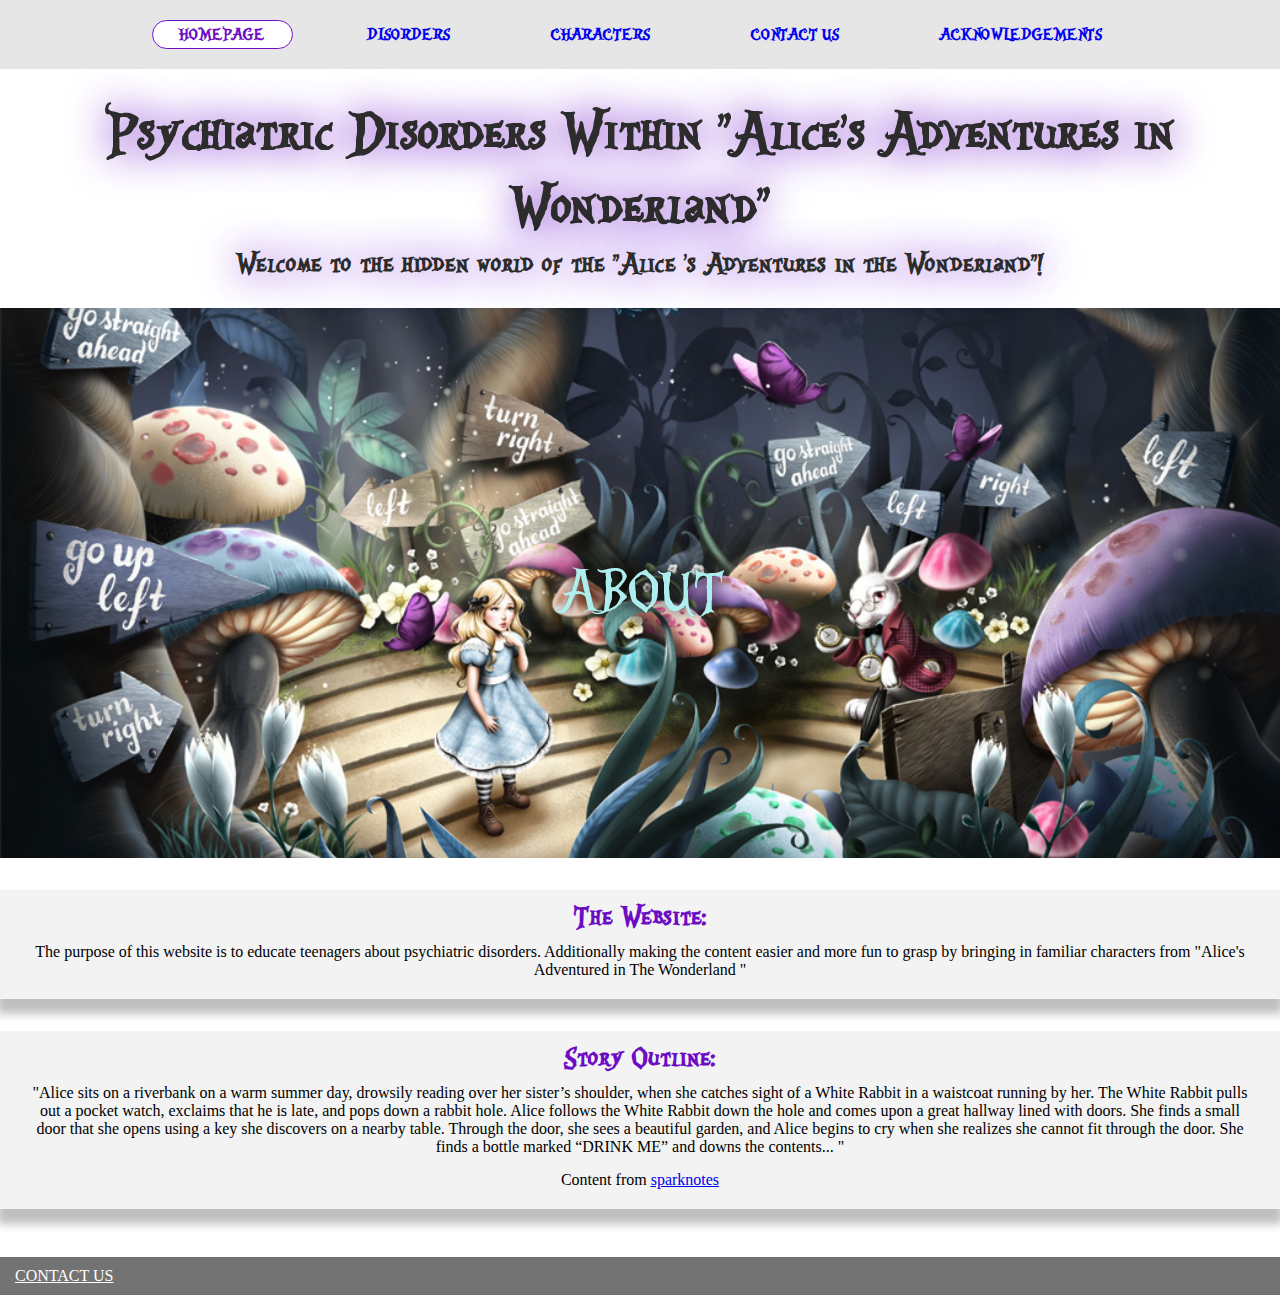
<file: website/index.html>
<!doctype html>
<html lang="en">

<head>
    <meta charset="utf-8">
    <title>Homepage</title>
    <link rel="stylesheet" href="css/style.css">
</head>
<script src="js/script.js"></script>
<script src="js/jquery-3.4.1.js"></script>

<body>

    <nav id="navigation_bar">
        <ul class="current">
            <a href="index.html">Homepage</a>
        </ul>
        <ul>
            <a href="disorders.html">Disorders</a>
        </ul>
        <ul>
            <a href="characters.html">Characters</a>
        </ul>
        <ul>
            <a href="contact_us.html">Contact Us</a>
        </ul>
        <ul>
            <a href="acknowledgements.html">Acknowledgements</a>
        </ul>
    </nav>

    <header id="header">

        <h1>Psychiatric Disorders Within "Alice's Adventures in Wonderland"</h1>

        <p>Welcome to the hidden world of the "Alice 's Adventures in the Wonderland"!</p>
    </header>

    <div class="cover_photo">
        <a>About</a>
    </div>

    <section class="section">

        <h2>The Website:</h2>
        <p>The purpose of this website is to educate teenagers about psychiatric disorders. Additionally making the content easier and more fun to grasp by bringing in familiar characters from "Alice's Adventured in The Wonderland "
        </p>

    </section>

    <article class="article">

        <h3>Story Outline:</h3>
        <p>"Alice sits on a riverbank on a warm summer day, drowsily reading over her sister’s shoulder, when she catches sight of a White Rabbit in a waistcoat running by her. The White Rabbit pulls out a pocket watch, exclaims that he is late, and pops
            down a rabbit hole. Alice follows the White Rabbit down the hole and comes upon a great hallway lined with doors. She finds a small door that she opens using a key she discovers on a nearby table. Through the door, she sees a beautiful garden,
            and Alice begins to cry when she realizes she cannot fit through the door. She finds a bottle marked “DRINK ME” and downs the contents... "
            <p>
                Content from <a href="https://www.sparknotes.com/lit/alice/summary/ " target="_blank ">sparknotes</a>
            </p>
        </p>

    </article>


    <footer id="page-footer">
        <ul>
            <li class="footer">
                <a href="contact_us.html">Contact Us</a>
            </li>
        </ul>
    </footer>
    <script src="js/script.js"></script>
</body>

</html>
</file>
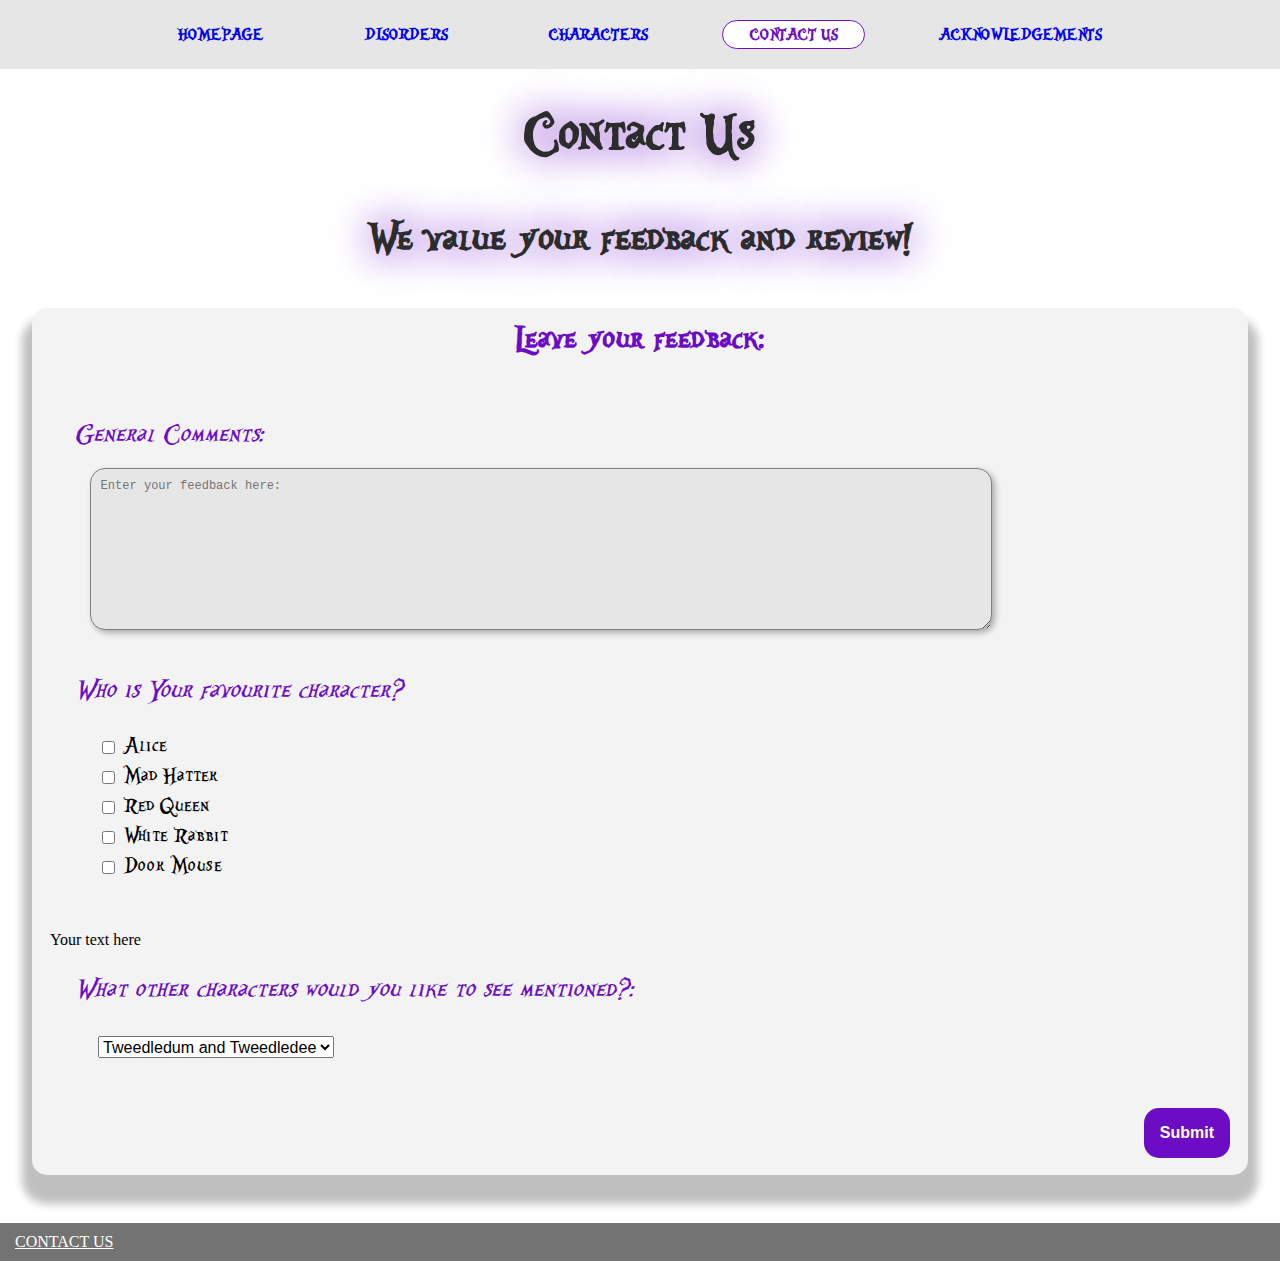
<file: website/contact_us.html>
<!doctype html>
<html lang="en">

<head>
    <meta charset="utf-8">
    <title>Contact Us</title>
    <link rel="stylesheet" href="css/style.css">
</head>
<script src="js/script.js"></script>
<script src="js/jquery-3.4.1.js"></script>

<body>


    <nav id="navigation_bar">
        <ul>
            <a href="index.html">Homepage</a>
        </ul>
        <ul>
            <a href="disorders.html">Disorders</a>
        </ul>
        <ul>
            <a href="characters.html">Characters</a>
        </ul>
        <ul class="current">
            <a href="contact_us.html">Contact Us</a>
        </ul>
        <ul>
            <a href="acknowledgements.html">Acknowledgements</a>
        </ul>
    </nav>


    <header id="header">
        <h1>Contact Us</h1>
        <figure id="logo">
            <!--<img src="images/alice_large.png" alt="Alice">-->
        </figure>
        <h2>We value your feedback and review!</h2>
    </header>

    <section id="form">
        <section id="layout">

            <h2>Leave your feedback:</h2>
            <fieldset>
                <div class="form-item">
                    <label for="comments">General Comments:</label>
                    <div class="comments">
                        <textarea id="comments" name="comments " rows="10 " placeholder="Enter your feedback here:"></textarea>
                    </div>
                </div>

                <div class="form-item">
                    <label>Who is Your favourite character?</label>
                    <div class="form-element">
                        <label for="form_favourite_alice">
                        <input type="checkbox" id="favourite_alice" name="favourite[]"> Alice
                </label>
                        <label for="form_favourite_hatter">
                        <input type="checkbox" id="favourite_hatter" name="favourite[]"> Mad Hatter
                </label>
                        <label for="form_favourite_red_queen">
                        <input type="checkbox" id="favourite_red_queen" name="favourite[]"> Red Queen
                </label>
                        <label for="form_favourite_rabbit">
                    <input type="checkbox" id="favourite_rabbit" name="favourite[]"> White Rabbit
                </label>
                        <label for="form_favourite_mouse">
                    <input type="checkbox" id="favourite_mouse" name="favourite[]"> Door Mouse
                </label>
                    </div>
                </div>
                Your text here
                <div class="form-item">
                    <label for="form-state">What other characters would you like to see mentioned?:</label>
                    <div class="form-element">
                        <select name="" class="select_name">
                                <option>Tweedledum and Tweedledee</option>
                                <option>White King</option>
                                <option>Caterpillar</option>
                                <option>Mock Turtle</option>
                                <option>Dodo</option>
                    </select>
                    </div>
                </div>
                <button type="submit" href="contact_us.html">Submit</button>
            </fieldset>
        </section>
    </section>

    <footer id="page-footer">
        <ul>
            <li class="footer">
                <a href="contact_us.html">Contact Us</a>
            </li>
        </ul>
    </footer>
    <script src="js/script.js"></script>
</body>

</html>
</file>
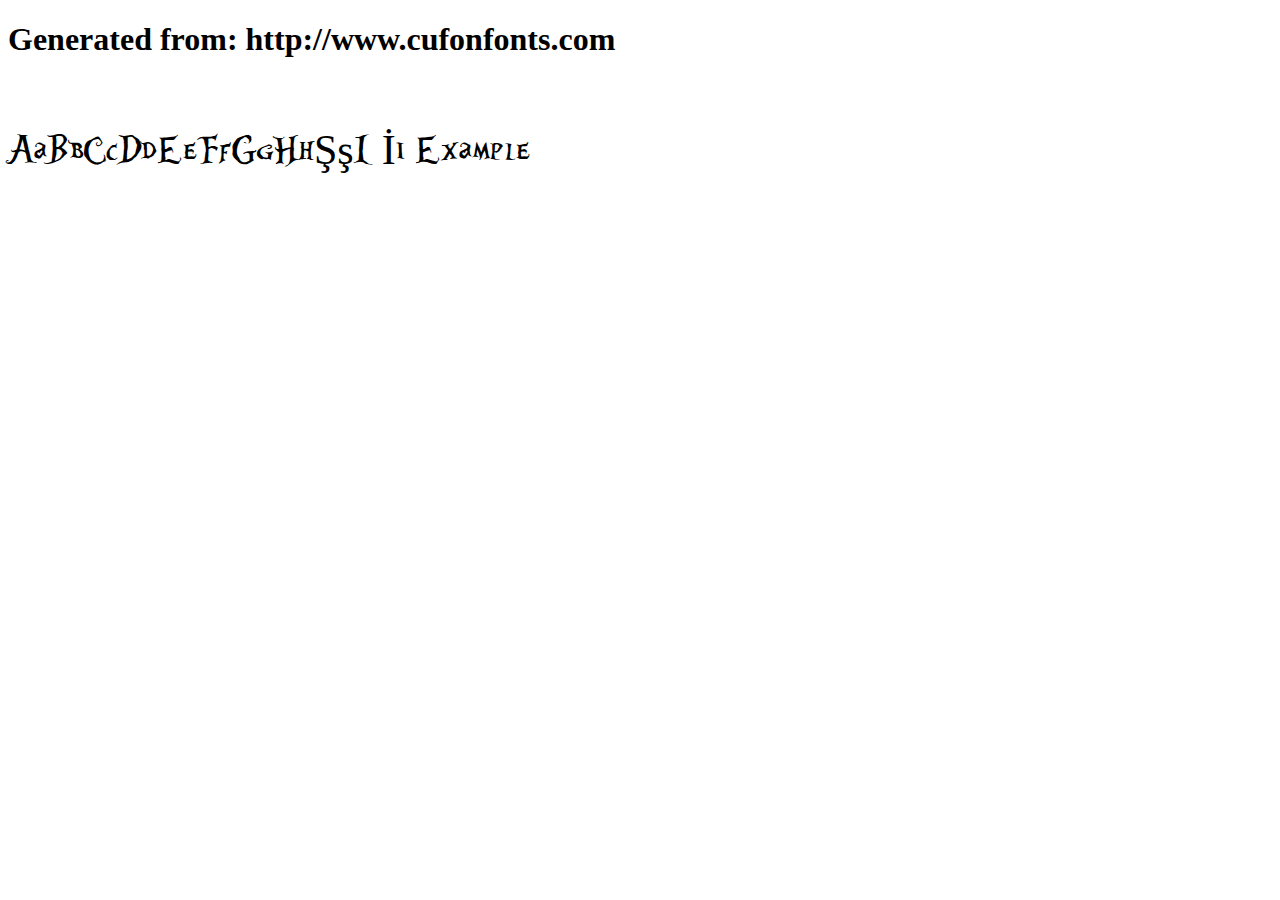
<file: website/alice-in-wonderland-cufonfonts-webfont/example.html>
<!DOCTYPE html>
<html xmlns="http://www.w3.org/1999/xhtml">

<head>
    <meta http-equiv="Content-Type" content="text/html; charset=utf-8" />
    <link rel="stylesheet" type="text/css" href="style.css" />
</head>

<body>

    <h1>Generated from: http://www.cufonfonts.com</h1><br/>
    <h1 style="font-family:'Alice in Wonderland';font-weight:normal;font-size:42px">AaBbCcDdEeFfGgHhŞşIıİi Example</h1>


</body>

</html>
</file>
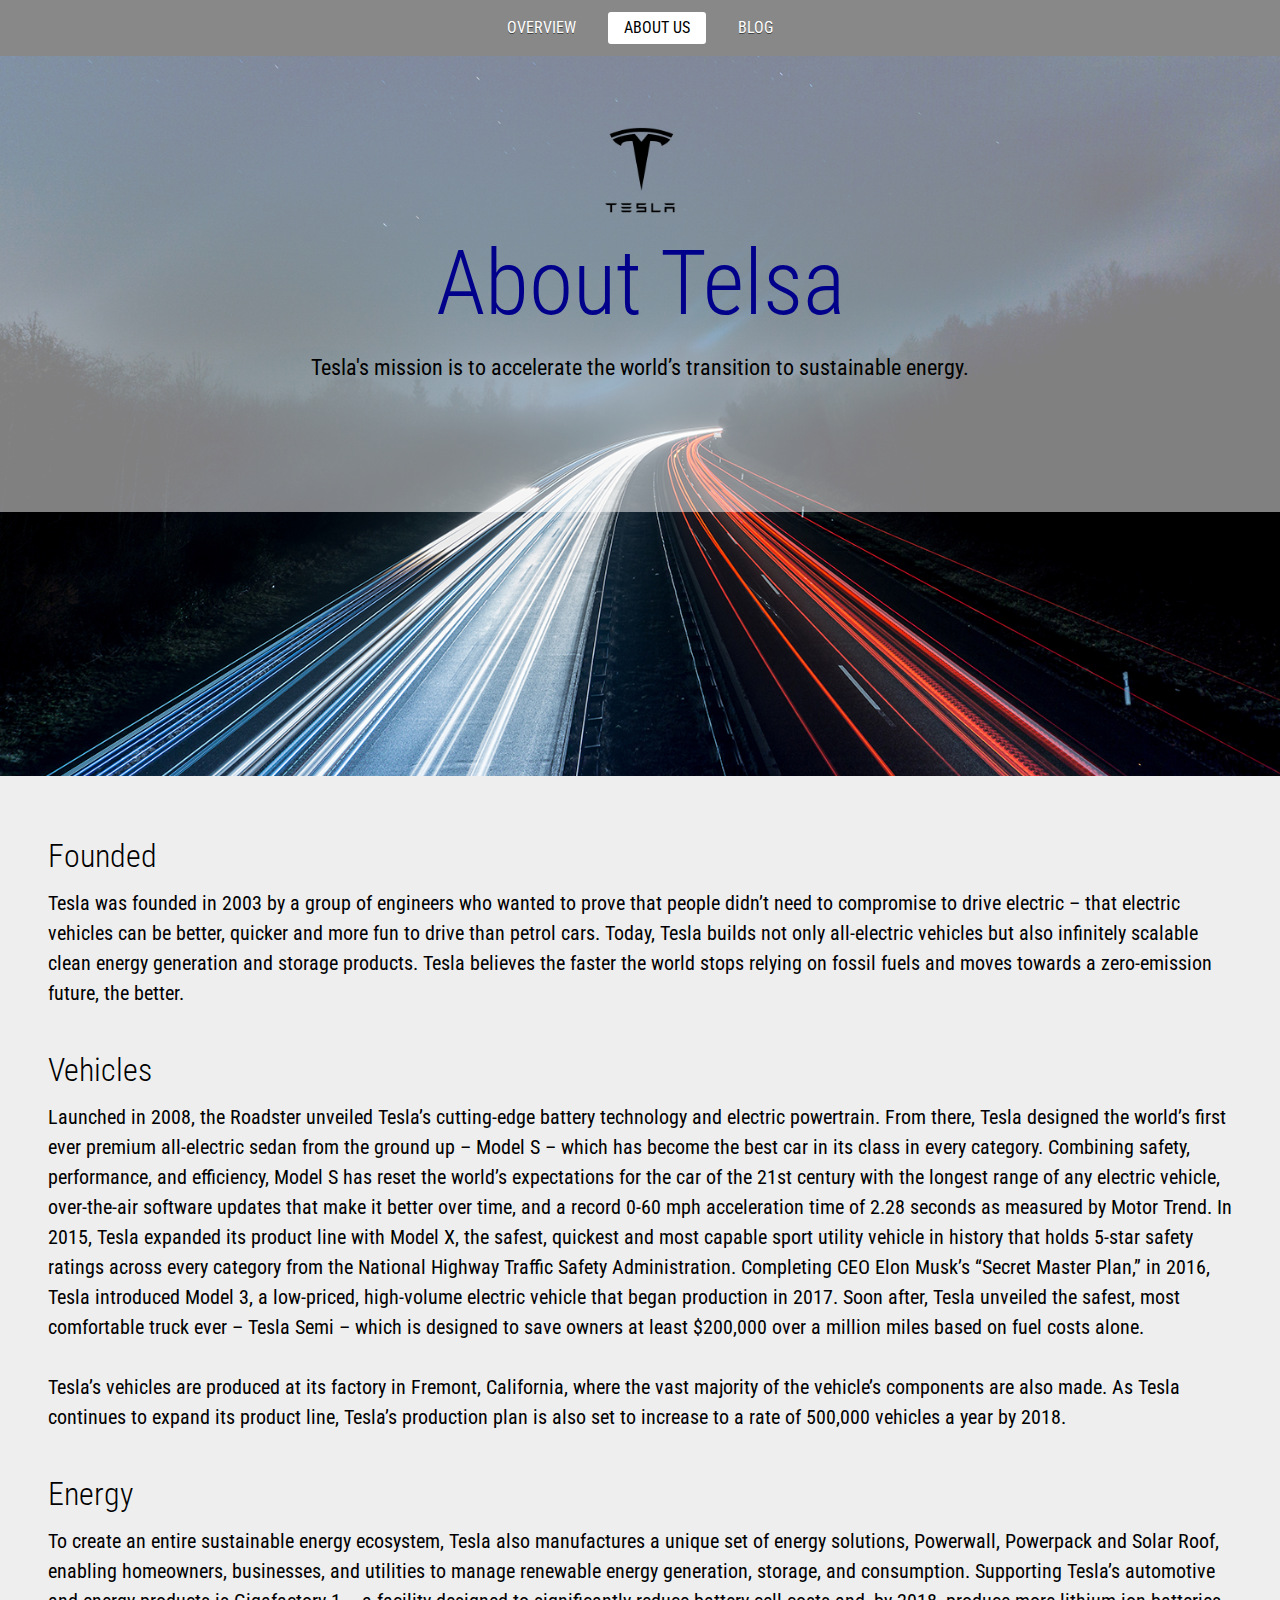
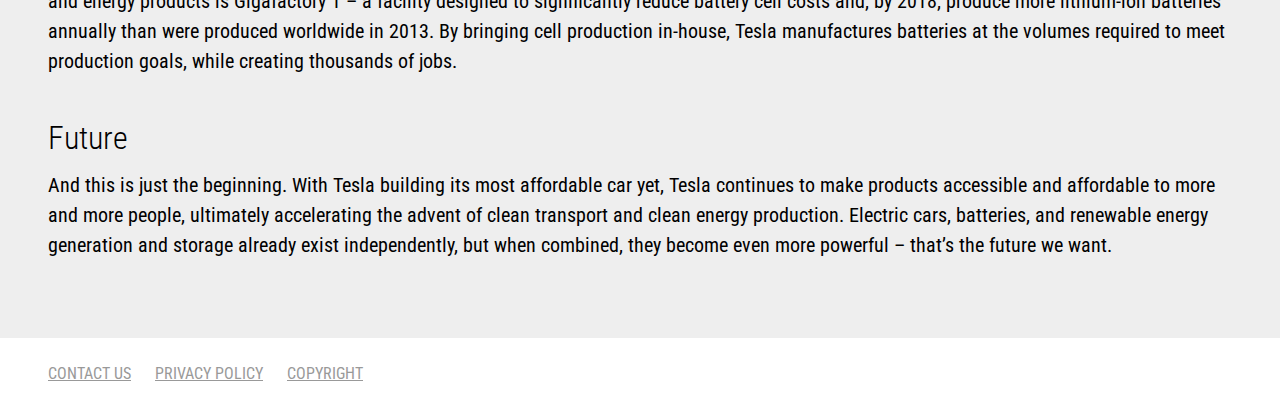
<file: website/Exercise Solution-3/about.html>
<!doctype html>
<html lang="en">

<head>
    <meta charset="utf-8">
    <title>Telsa Model S | About Us</title>
    <link href="https://fonts.googleapis.com/css?family=Roboto+Condensed:300,400,700" rel="stylesheet">
    <link rel="stylesheet" href="style.css">
</head>

<body class="page-about-us">

    <nav id="main-menu">

        <ul>
            <li>
                <a href="index.html">Overview</a>
            </li>
            <li class="current">
                <a href="about.html">About Us</a>
            </li>
            <li>
                <a href="https://www.tesla.com/en_AU/blog" target="_blank">Blog</a>
            </li>
        </ul>

    </nav>

    <header id="page-header">

        <section class="banner-title">

            <figure id="logo">
                <img src="images/logo.png" alt="Tesla logo">
            </figure>

            <h1>About Telsa</h1>

            <p>Tesla's mission is to accelerate the world’s transition to sustainable energy.</p>

        </section>

    </header>

    <article id="main-content">

        <h2>Founded</h2>

        <p>Tesla was founded in 2003 by a group of engineers who wanted to prove that people didn’t need to compromise to drive electric – that electric vehicles can be better, quicker and more fun to drive than petrol cars. Today, Tesla builds not only
            all-electric vehicles but also infinitely scalable clean energy generation and storage products. Tesla believes the faster the world stops relying on fossil fuels and moves towards a zero-emission future, the better.</p>

        <h2>Vehicles</h2>

        <p>Launched in 2008, the Roadster unveiled Tesla’s cutting-edge battery technology and electric powertrain. From there, Tesla designed the world’s first ever premium all-electric sedan from the ground up – Model S – which has become the best car
            in its class in every category. Combining safety, performance, and efficiency, Model S has reset the world’s expectations for the car of the 21st century with the longest range of any electric vehicle, over-the-air software updates that make
            it better over time, and a record 0-60 mph acceleration time of 2.28 seconds as measured by Motor Trend. In 2015, Tesla expanded its product line with Model X, the safest, quickest and most capable sport utility vehicle in history that holds
            5-star safety ratings across every category from the National Highway Traffic Safety Administration. Completing CEO Elon Musk’s “Secret Master Plan,” in 2016, Tesla introduced Model 3, a low-priced, high-volume electric vehicle that began
            production in 2017. Soon after, Tesla unveiled the safest, most comfortable truck ever – Tesla Semi – which is designed to save owners at least $200,000 over a million miles based on fuel costs alone.</p>

        <p>Tesla’s vehicles are produced at its factory in Fremont, California, where the vast majority of the vehicle’s components are also made. As Tesla continues to expand its product line, Tesla’s production plan is also set to increase to a rate of
            500,000 vehicles a year by 2018.</p>

        <h2>Energy</h2>

        <p>To create an entire sustainable energy ecosystem, Tesla also manufactures a unique set of energy solutions, Powerwall, Powerpack and Solar Roof, enabling homeowners, businesses, and utilities to manage renewable energy generation, storage, and
            consumption. Supporting Tesla’s automotive and energy products is Gigafactory 1 – a facility designed to significantly reduce battery cell costs and, by 2018, produce more lithium-ion batteries annually than were produced worldwide in 2013.
            By bringing cell production in-house, Tesla manufactures batteries at the volumes required to meet production goals, while creating thousands of jobs.</p>

        <h2>Future</h2>

        <p>And this is just the beginning. With Tesla building its most affordable car yet, Tesla continues to make products accessible and affordable to more and more people, ultimately accelerating the advent of clean transport and clean energy production.
            Electric cars, batteries, and renewable energy generation and storage already exist independently, but when combined, they become even more powerful – that’s the future we want.</p>

    </article>

    <footer id="page-footer">

        <nav id="secondary-menu">
            <ul>
                <li>
                    <a href="contact-us.html">Contact Us</a>
                </li>
                <li>
                    <a href="privacy-policy.html">Privacy Policy</a>
                </li>
                <li>
                    <a href="copyright.html">Copyright</a>
                </li>
            </ul>
        </nav>

    </footer>

</body>

</html>
</file>
<file: website/css/style.css>
* {
    padding: 0;
}

body {
    background-color: white;
    margin: 0px;
}

@font-face {
    font-family: 'Alice in Wonderland';
    font-style: normal;
    font-weight: normal;
    src: local('Alice in Wonderland'), url('../alice-in-wonderland-cufonfonts-webfont/Alice_in_Wonderland_3.woff') format('woff');
}

@media {
    min-width: 979px;
}

li {
    list-style-type: none;
}

h1 {
    margin: 0;
}

p {
    margin: 0;
}

#navigation_bar {
    background-color: rgb(230, 230, 230);
    color: rgb(108, 13, 197);
    display: flex;
    justify-content: center;
    width: 100%;
    margin: 0;
    padding: 0;
}

nav {
    margin: 0;
    padding: 0;
}

#navigation_bar ul {
    margin: 1.5em;
    list-style: none;
}

#navigation_bar a {
    font-family: 'Alice in Wonderland';
    font-size: 110%;
    text-decoration: none;
    padding: 0.2em 1.5em;
    text-transform: uppercase;
    border-radius: 1em;
    font-weight: bold;
}

#navigation_bar ul.current a {
    background: white;
    border: solid 1px rgb(108, 13, 197);
    color: rgb(108, 13, 197);
}

#header {
    font-family: 'Alice in Wonderland';
    text-align: center;
    font-size: 200%;
    background-color: white;
    color: rgb(44, 44, 44);
    display: block;
    margin: 10px;
    margin-inline-start: 0px;
    margin-inline-end: 0px;
    padding-top: 20px;
    font-weight: bold;
    text-shadow: 0 0 40px rgb(108, 13, 197);
}

.section {
    background-color: rgb(243, 243, 243);
    padding: 0px 1em 5px 1em;
    text-align: center;
    box-shadow: rgba(0, 0, 0, 0.25) 0px 12px 9px 3px;
    margin-block-start: 1em;
}

.section h2 {
    color: rgb(108, 13, 197);
    font-size: 200%;
    font-family: 'Alice in Wonderland';
    margin-top: 35px;
    padding-top: 10px;
    padding-bottom: 0px;
    margin-block-start: 1em;
    margin-block-end: -9px;
}

.section p {
    margin: 15px;
}

.disorders_photo {
    background-image: url("../images/disorders.jpg");
    background-size: cover;
    background-repeat: no-repeat;
    overflow: auto;
    min-height: 400px;
    background-position: 50% 0%;
    width: 100%;
    background-size: 70%;
    text-align: center;
}

.cover_photo {
    font-family: 'Alice in Wonderland';
    background-image: url("../images/forest.jpg");
    background-size: cover;
    background-position: 60% 80%;
    background-repeat: no-repeat;
    overflow: auto;
    text-align: center;
    min-width: 500px;
    height: 550px;
    width: 100%;
    margin-top: 1.5em;
}

.cover_photo a {
    text-transform: uppercase;
    font-size: 400%;
    text-shadow: 0 0 15px rgba(0, 0, 0, 1);
    position: relative;
    top: 45%;
    transform: translate(-50%, -50%);
    color: paleturquoise;
}

#disorders-article {
    background-color: rgb(243, 243, 243);
    box-shadow: rgba(0, 0, 0, 0.25) 0px 11px 20px 7px;
    padding: 0px 1em 5px 1em;
}

#disorders-article h2 {
    font-family: 'Alice in Wonderland';
    font-size: 220%;
    text-align: center;
    color: rgb(108, 13, 197);
    box-sizing: border-box;
    margin-block-start: 1em;
    margin-block-end: 0;
}

#disorders-article h3 {
    text-align: center;
    color: rgb(108, 13, 197);
    box-sizing: border-box;
    margin: 5px;
    text-align: start;
}

#disorders-article ul {
    padding-left: 2em;
}

#disorders-article li {
    list-style: none;
    padding-top: 10px;
    padding-right: 2em;
    text-align: end;
}

.article {
    background-color: rgb(243, 243, 243);
    padding: 0px 1em 5px 1em;
    text-align: center;
    box-shadow: rgba(0, 0, 0, 0.25) 0px 12px 9px 3px;
    margin-block-start: 2em;
}

.article h2,
h3 {
    color: rgb(108, 13, 197);
    font-size: 200%;
    font-family: 'Alice in Wonderland';
    margin-top: 35px;
    padding-top: 10px;
    padding-bottom: 0px;
    margin-block-start: 1em;
    margin-block-end: -9px;
}

.article p {
    margin: 15px;
}

.character_article {
    background-color: rgb(243, 243, 243);
    box-shadow: rgba(0, 0, 0, 0.25) 0px 20px 9px 3px;
    padding: 0px 1em 5px 1em;
    min-height: 450px;
}

.character_article h2 {
    font-family: 'Alice in Wonderland';
    font-size: 200%;
    padding-top: 10px;
    text-align: center;
    color: rgb(108, 13, 197);
}

.character_article #logo img {
    border-radius: 3%;
    max-width: 200px;
    float: left;
    box-shadow: black 2px 0px 5px 0px;
    margin: 1em;
}

.profile_wrap {
    width: 100%;
    display: flex;
}

.profile {
    padding-left: 6em;
}

.profile_photo {
    float: left;
    order: 1;
}

.profile_content {
    position: relative;
    float: right;
    flex-direction: column;
    margin-bottom: 1em;
    order: 2;
}

.content_disorder {
    float: bottom;
    order: 2;
}

.disorder {
    position: relative;
    flex-direction: column;
    margin-bottom: 1em;
    margin-top: 1em;
    font: bold;
}

.disorder ul {
    font-family: 'Alice in Wonderland';
    color: rgb(108, 13, 197);
    font-size: 150%;
}

.content {
    font-family: 'Alice in Wonderland';
    color: rgb(108, 13, 197);
    font-size: 185%;
    display: flex;
    flex-wrap: wrap;
}

.quotes {
    font-style: italic;
    margin-bottom: 6.5em;
}

.references {
    background-color: rgb(243, 243, 243);
    padding: 0px 1em 5px 1em;
    text-align: center;
    box-shadow: rgba(0, 0, 0, 0.25) 0px 12px 9px 3px;
    margin-block-start: 1em;
}

.references h1 {
    font-family: 'Alice in Wonderland';
    font-size: 200%;
    padding-top: 10px;
    text-align: center;
    color: rgb(108, 13, 197);
}

.references li {
    margin-top: 0px;
}

.references ul {
    margin-bottom: 5px;
}


}
@media .profile_wrap {
    display: flex;
    margin-bottom: 10px;
}
#layout {
    padding: 0px 1em 5px 1em;
    background: rgb(243, 243, 243);
    border-radius: 15px;
    box-shadow: rgba(0, 0, 0, 0.25) 0px 19px 9px 10px;
    margin: 2em;
}
#layout h2 {
    font-family: 'Alice in Wonderland';
    font-size: 240%;
    padding-top: 10px;
    text-align: center;
    color: rgb(108, 13, 197);
}
input[type=text],
textarea {
    background: rgb(230, 230, 230);
    box-shadow: rgba(0, 0, 0, 0.3) 3px 3px 6px;
    border: 1px solid grey;
    border-radius: 15px;
    padding: 10px 10px;
    width: 80%;
    font-size: 0.95em;
}
fieldset {
    border: 0;
}
fieldset .form-item {
    font-family: 'Alice in Wonderland';
    display: block;
    margin: 1em;
    align-items: center;
    font-size: 150%;
}
fieldset .form-item .comments {
    font-family: 'Alice in Wonderland';
    margin: 1em;
    padding-bottom: 1em;
    font-size: 65%;
}
fieldset .form-item>Label {
    font-style: italic;
    padding-bottom: 1em;
    color: rgb(108, 13, 197);
    font-size: 130%;
}
fieldset .form-item .form-element {
    font-family: 'Alice in Wonderland';
    margin: 1em;
    padding-bottom: 1em;
}
fieldset .form-item .form-element>label {
    display: block;
    padding-bottom: 2px;
}
fieldset .form-item .Alice_article {
    max-width: 120px;
    border-radius: 20%;
    max-width: 150px;
    float: left;
    padding-bottom: 1em;
}
fieldset .form-item .select_name {
    font-size: 67%;
}
button {
    font-size: 1em;
    background: rgb(108, 13, 197);
    font-weight: bold;
    padding: 1em 1em;
    margin-bottom: 12px;
    color: white;
    border: 0;
    border-radius: 15px;
    cursor: pointer;
    float: right;
}
#page-footer {
    background-color: rgb(115, 115, 115);
    bottom: 10px;
    width: 100%;
    margin-top: 3em;
}
#page-footer .footer {
    padding-right: 15px;
    padding-left: 15px;
    padding-top: 10px;
    padding-bottom: 10px;
    display: flex;
    justify-content: flex-start;
    text-transform: uppercase;
    list-style: none;
}
#page-footer ul {
    margin: 0;
    text-decoration: none;
}
#page-footer a {
    color: white;
    list-style: none;
}
</file>
<file: website/alice-in-wonderland-cufonfonts-webfont/style.css>
/* #### Generated By: http://www.cufonfonts.com #### */

@font-face {
    font-family: 'Alice in Wonderland';
    font-style: normal;
    font-weight: normal;
    src: local('Alice in Wonderland'), url('Alice_in_Wonderland_3.woff') format('woff');
}
</file>
<file: website/Exercise Solution-3/style.css>
* {
    margin: 0;
    padding: 0;
}

body {
    font-family: 'Roboto Condensed', Helvetica, Arial, sans-serif;
    font-size: 14px;
    line-height: 1.5em;
    background: white;
    color: black;
}


/* Main Menu */

#main-menu {
    background-color: #888;
}

#main-menu ul {
    padding: 0.5em 0;
    text-align: center;
}

#main-menu li {
    list-style: none;
    padding: 0.1em 0.5em;
}

#main-menu a {
    display: block;
    color: white;
    text-decoration: none;
    padding: 0.25em 1em;
    text-transform: uppercase;
    border-radius: 3px;
    text-shadow: rgba(0, 0, 0, 0.5) 0 1px 0;
}

#main-menu a:hover {
    background: #aaa;
}

#main-menu li.current a {
    background: white;
    color: black;
    text-shadow: none;
}


/* Page Header */

#page-header {
    background-size: cover;
    background-position: center center;
    text-align: center;
    font-size: 1.4em;
    line-height: 1.5em;
}

#page-header .banner-title {
    background: rgba(255, 255, 255, 0.5);
}

#page-header #logo {
    padding-top: 5%;
}

#page-header #logo img {
    max-width: 100px;
}

#page-header h1 {
    font-weight: 300;
    font-size: 3em;
    line-height: 1em;
    padding: 0.1em 1em 0 1em;
    color: darkblue;
}

#page-header p {
    padding: 1em 1em 10% 1em;
}

#page-header .cta-button {
    text-align: center;
    padding: 10% 0;
}

#page-header .cta-button a {
    display: inline-block;
    background-color: darkblue;
    color: white;
    text-decoration: none;
    padding: 0.5em 1em;
    border-radius: 10px;
    box-shadow: inset rgba(0, 0, 255, 0.5) 0 2px 1px, inset rgba(0, 0, 0, 0.3) 0 -2px 1px;
}

#page-header .cta-button a:hover {
    color: black;
    background-color: white;
    box-shadow: none;
}

body.page-overview #page-header {
    background-image: url(images/background-overview.jpg);
}

body.page-about-us #page-header {
    background-image: url(images/background-about-us.jpg);
}


/* Main Content */

#main-content,
#features,
#testimonials {
    padding: 1.5em;
    overflow: hidden;
}

#features>h2,
#testimonials>h2 {
    font-size: 3em;
    line-height: 1em;
    font-weight: 300;
    width: 100%;
    margin-bottom: 1em;
}

#main-content {
    background: #eee;
}

#main-content h2 {
    font-size: 2em;
    line-height: 1em;
    font-weight: 300;
    margin-bottom: 0.5em;
    padding-top: 0.5em;
}

#main-content p {
    margin-bottom: 1.5em;
    font-size: 1.25em;
    line-height: 1.5em;
}

.read-more {
    width: 100%;
    padding-top: 1em;
}

.read-more a {
    float: right;
    color: darkblue;
    font-weight: bold;
    font-size: 1.2em;
    text-decoration: none;
}

.read-more a:after {
    content: ">";
    margin-left: 0.5em;
}


/* Features */

#features {
    display: flex;
    flex-wrap: wrap;
    justify-content: center;
}

#features article {
    width: 100%;
    background-repeat: no-repeat;
    background-position: center top;
    background-size: auto 100px;
    padding-bottom: 1.5em;
    padding-top: 130px !important;
}

#features article h3 {
    font-size: 1.5em;
    line-height: 1em;
    margin-bottom: 1em;
    text-align: center;
}

#features article>p {
    margin-bottom: 1em;
    color: #777;
}

#features .stats>p {
    margin-bottom: 1em;
    font-size: 0.9em;
}

#features article.features-performance {
    background-image: url(images/icon-stopwatch.png);
}

#features article.features-range {
    background-image: url(images/icon-battery.png);
}


/* Testimonials */

#testimonials {
    background: black;
    color: white;
}

#testimonials article {
    display: flex;
    justify-content: center;
    padding-bottom: 3em;
    flex-wrap: wrap;
    text-align: center;
}

#testimonials article figure {
    width: 50%;
    padding-bottom: 1.5em;
}

#testimonials article img {
    border-radius: 100%;
    max-width: 100%;
}

#testimonials .quote {
    width: 100%;
}

#testimonials .quote h3 {
    color: #999;
    margin-bottom: 1em;
}

#testimonials .quote blockquote {
    font-family: Georgia, "Times New Roman", Times, serif;
    font-style: italic;
    font-size: 1.5em;
    line-height: 1.5em;
}

#testimonials .quote blockquote:before {
    content: "\201C";
    font-size: 2em;
    margin-right: 0.2em;
    position: relative;
    top: 10px;
}

#testimonials .read-more a {
    color: white;
}


/* Page Footer */

#page-footer {
    padding: 1.5em;
    text-transform: uppercase;
}

#secondary-menu li {
    list-style: none;
}

#secondary-menu a {
    color: #999;
}

@media only screen and (min-width: 900px) {
    body {
        font-size: 16px;
        line-height: 1.5em;
    }
    /* Main Menu */
    #main-menu ul {
        display: flex;
        justify-content: center;
        padding: 0;
        text-align: left;
    }
    #main-menu li {
        padding: 0.75em 0.5em;
    }
    /* Page Header */
    #page-header {
        min-height: 80vh;
    }
    #page-header h1 {
        font-size: 4em;
    }
    /* Main Content */
    #main-content,
    #features,
    #testimonials {
        padding: 3em;
    }
    /* Features */
    #features article {
        width: 30%;
        padding: 2em 5em;
    }
    /* Testimonials */
    #testimonials article {
        justify-content: flex-start;
        align-items: center;
        flex-wrap: nowrap;
        text-align: left;
    }
    #testimonials article figure {
        width: 20%;
        padding: 0;
        padding-right: 3em;
    }
    #testimonials .quote {
        width: 80%;
    }
    /* Page Footer */
    #page-footer {
        padding: 1.5em 3em;
    }
    #secondary-menu ul {
        display: flex;
    }
    #secondary-menu li {
        padding: 0;
        padding-right: 1.5em;
    }
}
</file>
